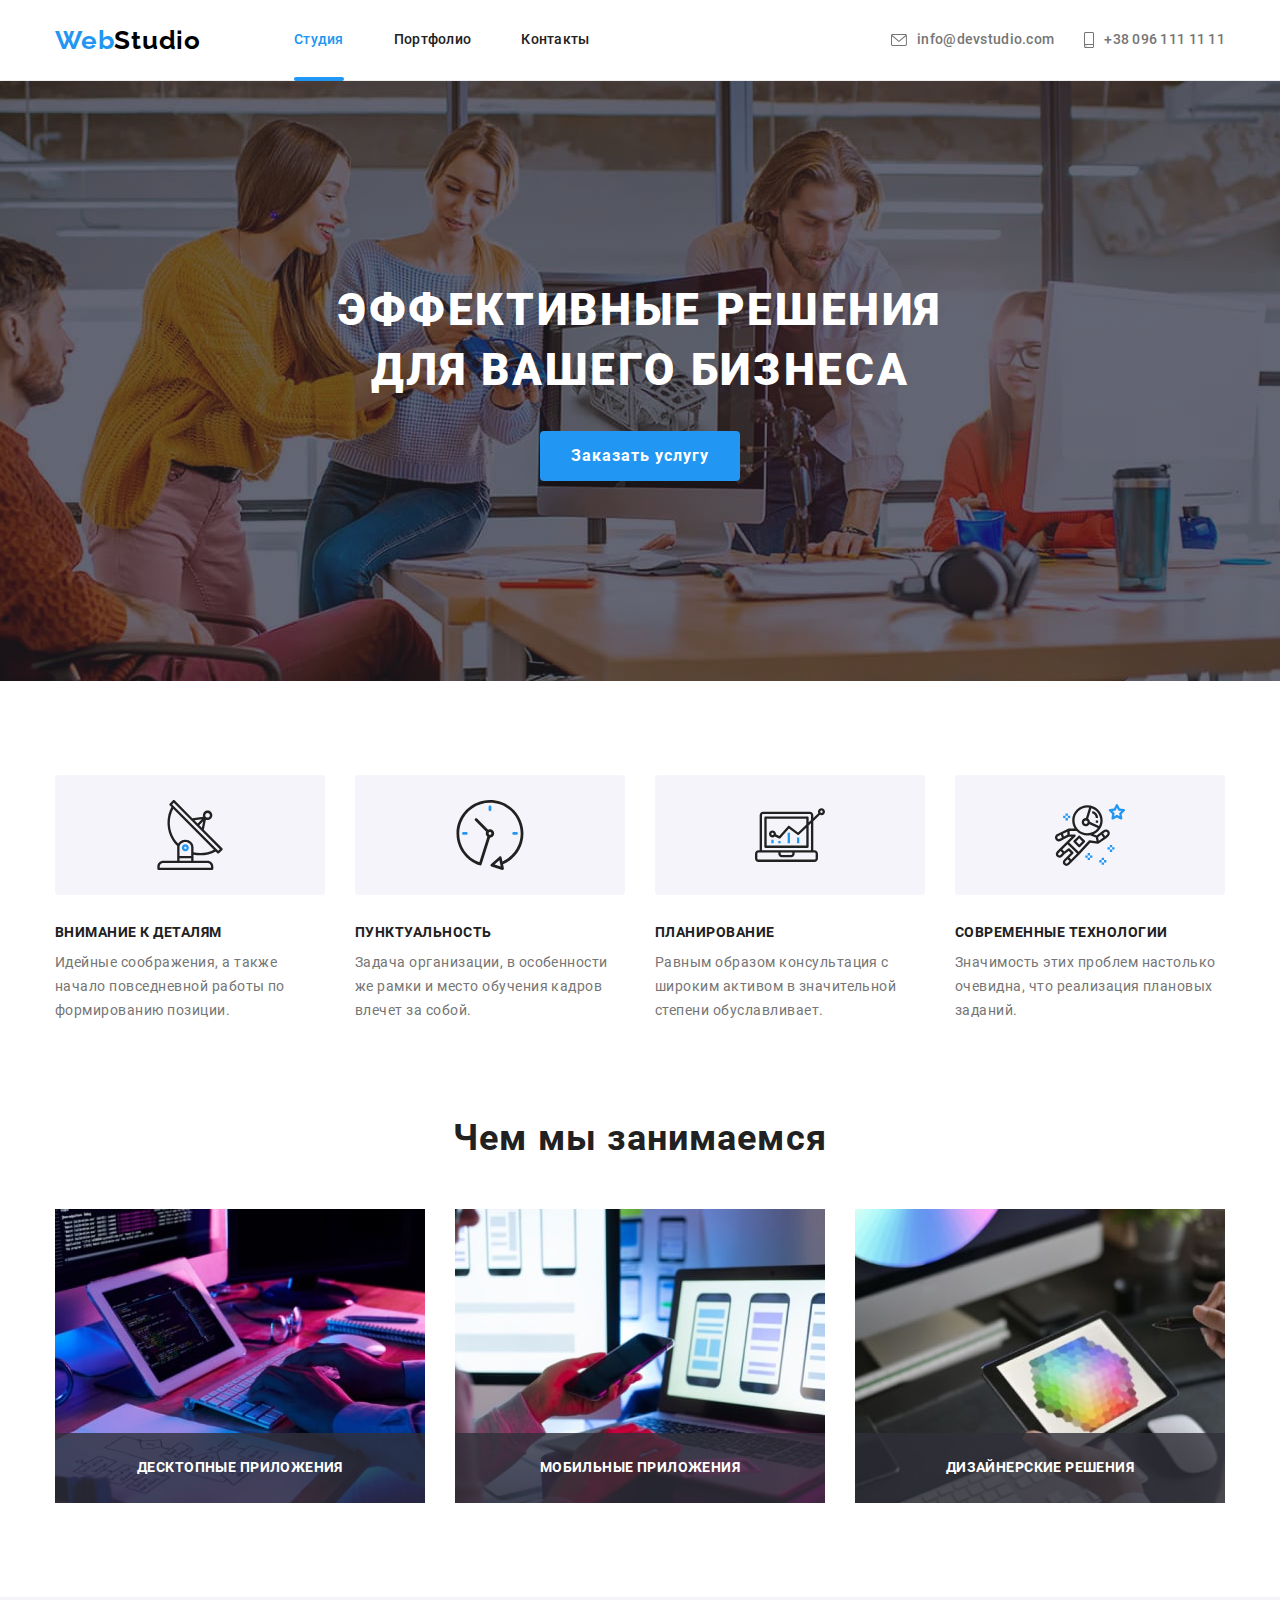
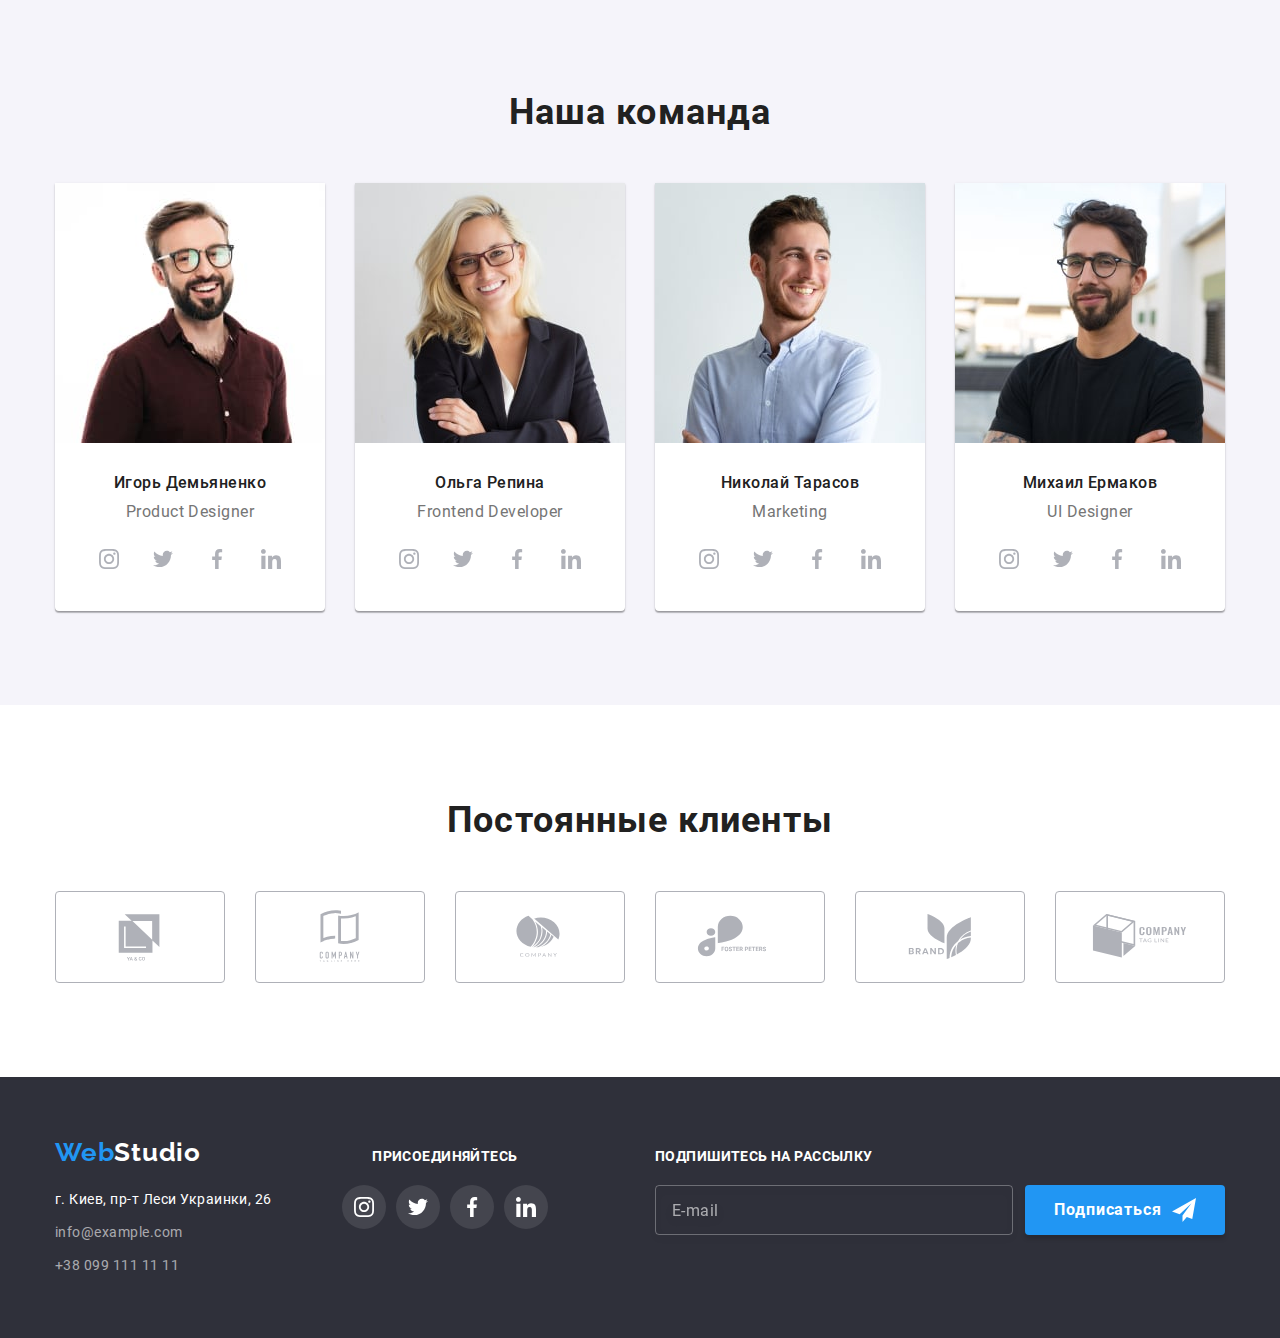
<file: index.html>
<!DOCTYPE html>
<html lang="ru">
  <head>
    <meta charset="UTF-8" />
    <meta http-equiv="X-UA-Compatible" content="IE=edge" />
    <meta name="viewport" content="width=device-width, initial-scale=1.0" />
    <title>WebStudio</title>
    <link
      rel="stylesheet"
      href="https://cdnjs.cloudflare.com/ajax/libs/modern-normalize/1.1.0/modern-normalize.min.css"
    />
    <link rel="stylesheet" href="./css/main.min.css" />
  </head>

  <body>
    <!-- header -->
    <header class="header">
      <div class="container header__container">
        <nav class="navigation">
          <a href="./index.html" lang="en" class="logo"
            ><span class="logo--color">Web</span>Studio</a
          >
          <ul class="navigation__list">
            <li class="navigation__item">
              <a href="./index.html" class="navigation__link current">Студия</a>
            </li>

            <li class="navigation__item">
              <a href="./portfolio.html" class="navigation__link">Портфолио</a>
            </li>

            <li class="navigation__item">
              <a href="#contacts" class="navigation__link">Контакты</a>
            </li>
          </ul>
        </nav>

        <ul class="contact">
          <li class="contact__item">
            <a href="mailto:info@devstudio.com" class="contact__link">
              <svg class="contact__icon" width="14" height="10">
                <use href="./images/icons.svg#icon-envelope"></use>
              </svg>
              info@devstudio.com</a
            >
          </li>

          <li class="contact__item">
            <a href="tel:+380961111111" class="contact__link">
              <svg class="contact__icon" width="10" height="14">
                <use href="./images/icons.svg#icon-smartphone"></use>
              </svg>
              +38 096 111 11 11</a
            >
          </li>
        </ul>
        <button
          type="button"
          class="button__icon--open header__button"
          data-menu-open
        >
          <svg
            width="40"
            height="40"
            aria-label="Переключатель мобильного меню"
          >
            <use href="./images/icons.svg#icon-menu_40px"></use>
          </svg>
        </button>
      </div>
      <div class="mobile-menu is-hidden">
        <div class="container">
          <div class="mobile-menu__top-box">
            <button type="button" class="header__button button__icon--close">
              <svg width="40" height="40">
                <use href="./images/icons.svg#icon-close_40px"></use>
              </svg>
            </button>
            <ul class="mobile-menu__list">
              <li class="mobile-menu__item">
                <a href="./index.html" class="current-mobile mobile-menu__link"
                  >Студия</a
                >
              </li>

              <li class="mobile-menu__item">
                <a href="./portfolio.html" class="mobile-menu__link"
                  >Портфолио</a
                >
              </li>

              <li class="mobile-menu__item">
                <a href="#contacts" class="mobile-menu__link">Контакты</a>
              </li>
            </ul>
          </div>
          <div class="mobile-menu__bottom-box">
            <ul class="mobile-contact">
              <li class="mobile-contact__item">
                <a href="tel:+380961111111" class="mobile-contact__link"
                  >+38 096 111 11 11</a
                >
              </li>

              <li class="mobile-contact__item">
                <a href="mailto:info@devstudio.com" class="mobile-contact__link"
                  >info@devstudio.com</a
                >
              </li>
            </ul>
            <ul class="mobile-soc">
              <li class="mobile-soc__item">
                <a href="" class="mobile-soc_link">Instagram</a>
              </li>
              <li class="mobile-soc__item">
                <a href="" class="mobile-soc_link">Twitter</a>
              </li>
              <li class="mobile-soc__item">
                <a href="" class="mobile-soc_link">Facebook</a>
              </li>
              <li class="mobile-soc__item">
                <a href="" class="mobile-soc_link">LinkedIn</a>
              </li>
            </ul>
          </div>
        </div>
      </div>
    </header>
    <!-- Main -->
    <main>
      <!-- Hero -->
      <section class="hero section__hero">
        <div class="container">
          <h1 class="hero__title">
            Эффективные решения <br />
            для вашего бизнеса
          </h1>
          <button type="button" class="hero__button" data-modal-open>
            Заказать услугу
          </button>
        </div>
      </section>
      <!-- Особенности компании -->
      <section class="studio section-content">
        <div class="container">
          <h2 class="studio__title visually-hidden">Особенности компании</h2>
          <ul class="studio__list">
            <li class="studio__item">
              <div class="studio__thumb">
                <svg class="studio__icon" width="70" height="70">
                  <use href="./images/icons.svg#icon-antenna"></use>
                </svg>
              </div>
              <h3 class="studio__subtitle">Внимание к деталям</h3>
              <p class="studio__text">
                Идейные соображения, а также начало повседневной работы по
                формированию позиции.
              </p>
            </li>

            <li class="studio__item">
              <div class="studio__thumb">
                <svg class="studio__icon" width="70" height="70">
                  <use href="./images/icons.svg#icon-clock"></use>
                </svg>
              </div>
              <h3 class="studio__subtitle">Пунктуальность</h3>
              <p class="studio__text">
                Задача организации, в особенности же рамки и место обучения
                кадров влечет за собой.
              </p>
            </li>

            <li class="studio__item">
              <div class="studio__thumb">
                <svg class="studio__icon" width="70" height="70">
                  <use href="./images/icons.svg#icon-diagram"></use>
                </svg>
              </div>
              <h3 class="studio__subtitle">Планирование</h3>
              <p class="studio__text">
                Равным образом консультация с широким активом в значительной
                степени обуславливает.
              </p>
            </li>

            <li class="studio__item">
              <div class="studio__thumb">
                <svg class="studio__icon" width="70" height="70">
                  <use href="./images/icons.svg#icon-astronaut"></use>
                </svg>
              </div>
              <h3 class="studio__subtitle">Современные технологии</h3>
              <p class="studio__text">
                Значимость этих проблем настолько очевидна, что реализация
                плановых заданий.
              </p>
            </li>
          </ul>
        </div>
      </section>
      <!-- Чем мы занимаемся -->
      <section class="works section-content">
        <div class="container">
          <h2 class="works__title">Чем мы занимаемся</h2>
          <ul class="works__list">
            <li class="works__item">
              <div class="works__thumb">
                <img
                  srcset="./images/layout.jpg 1x, ./images/layout@2x.jpg 2x"
                  src="./images/layout.jpg"
                  alt="верстка"
                  width="370"
                />
                <p class="works__text">Десктопные приложения</p>
              </div>
            </li>

            <li class="works__item">
              <div class="works__thumb">
                <img
                  srcset="
                    ./images/development.jpg    1x,
                    ./images/development@2x.jpg 2x
                  "
                  src="./images/development.jpg"
                  alt="разработка"
                  width="370"
                />
                <p class="works__text">Мобильные приложения</p>
              </div>
            </li>

            <li class="works__item">
              <div class="works__thumb">
                <img
                  srcset="./images/design.jpg 1x, ./images/design@2x.jpg 2x"
                  src="./images/design.jpg"
                  alt="дизайн"
                  width="370"
                />
                <p class="works__text">Дизайнерские решения</p>
              </div>
            </li>
          </ul>
        </div>
      </section>

      <!--Наша команда -->
      <section class="team section-content">
        <div class="container">
          <h2 class="team__title">Наша команда</h2>
          <ul class="team__list">
            <li class="team__item">
              <picture>
                <source
                  srcset="
                    ./images/product-designer.jpg    1x,
                    ./images/product-designer@2x.jpg 2x
                  "
                  media="(min-width: 1200px)"
                />
                <source
                  srcset="
                    ./images/product-designer-tablet.jpg    1x,
                    ./images/product-designer-tablet@2x.jpg 2x
                  "
                  media="(min-width: 768px)"
                />
                <source
                  srcset="
                    ./images/product-designer-mobile.jpg    1x,
                    ./images/product-designer-mobile@2x.jpg 2x
                  "
                  media="(min-width: 320px)"
                />
                <img
                  src="./images/product-designer-mobile.jpg"
                  alt="Игорь Демьяненко"
                  width="450"
                />
              </picture>

              <div class="team__content">
                <h3 class="team__subtitle">Игорь Демьяненко</h3>
                <p lang="en" class="team__text">Product Designer</p>
                <ul class="socials">
                  <li class="socials__item">
                    <a href="" class="socials__link socials__link--white-color">
                      <svg
                        class="socials__icon socials__icon--white-fill"
                        width="20"
                        height="20"
                      >
                        <use href="./images/icons.svg#icon-instagram"></use>
                      </svg>
                    </a>
                  </li>

                  <li class="socials__item">
                    <a href="" class="socials__link socials__link--white-color"
                      ><svg
                        class="socials__icon socials__icon--white-fill"
                        width="20"
                        height="20"
                      >
                        <use href="./images/icons.svg#icon-twitter"></use></svg
                    ></a>
                  </li>

                  <li class="socials__item">
                    <a href="" class="socials__link socials__link--white-color"
                      ><svg
                        class="socials__icon socials__icon--white-fill"
                        width="20"
                        height="20"
                      >
                        <use href="./images/icons.svg#icon-facebook"></use></svg
                    ></a>
                  </li>
                  <li class="socials__item">
                    <a href="" class="socials__link socials__link--white-color"
                      ><svg
                        class="socials__icon socials__icon--white-fill"
                        width="20"
                        height="20"
                      >
                        <use href="./images/icons.svg#icon-linkedin"></use></svg
                    ></a>
                  </li>
                </ul>
              </div>
            </li>

            <li class="team__item">
              <picture>
                <source
                  srcset="
                    ./images/frontend-developer.jpg    1x,
                    ./images/frontend-developer@2x.jpg 2x
                  "
                  media="(min-width: 1200px)"
                />
                <source
                  srcset="
                    ./images/frontend-developer-tablet.jpg    1x,
                    ./images/frontend-developer-tablet@2x.jpg 2x
                  "
                  media="(min-width: 768px)"
                />
                <source
                  srcset="
                    ./images/frontend-developer-mobile.jpg    1x,
                    ./images/frontend-developer-mobile@2x.jpg 2x
                  "
                  media="(min-width: 320px)"
                />
                <img
                  src="./images/frontend-developer-mobile.jpg"
                  alt="Ольга Репина"
                  width="450"
                />
              </picture>

              <div class="team__content">
                <h3 class="team__subtitle">Ольга Репина</h3>
                <p lang="en" class="team__text">Frontend Developer</p>
                <ul class="socials">
                  <li class="socials__item">
                    <a href="" class="socials__link socials__link--white-color">
                      <svg
                        class="socials__icon socials__icon--white-fill"
                        width="20"
                        height="20"
                      >
                        <use href="./images/icons.svg#icon-instagram"></use>
                      </svg>
                    </a>
                  </li>

                  <li class="socials__item">
                    <a href="" class="socials__link socials__link--white-color"
                      ><svg
                        class="socials__icon socials__icon--white-fill"
                        width="20"
                        height="20"
                      >
                        <use href="./images/icons.svg#icon-twitter"></use></svg
                    ></a>
                  </li>

                  <li class="socials__item">
                    <a href="" class="socials__link socials__link--white-color"
                      ><svg
                        class="socials__icon socials__icon--white-fill"
                        width="20"
                        height="20"
                      >
                        <use href="./images/icons.svg#icon-facebook"></use></svg
                    ></a>
                  </li>
                  <li class="socials__item">
                    <a href="" class="socials__link socials__link--white-color"
                      ><svg
                        class="socials__icon socials__icon--white-fill"
                        width="20"
                        height="20"
                      >
                        <use href="./images/icons.svg#icon-linkedin"></use></svg
                    ></a>
                  </li>
                </ul>
              </div>
            </li>

            <li class="team__item">
              <picture>
                <source
                  srcset="
                    ./images/marketing.jpg    1x,
                    ./images/marketing@2x.jpg 2x
                  "
                  media="(min-width: 1200px)"
                />
                <source
                  srcset="
                    ./images/marketing-tablet.jpg    1x,
                    ./images/marketing-tablet@2x.jpg 2x
                  "
                  media="(min-width: 768px)"
                />
                <source
                  srcset="
                    ./images/marketing-mobile.jpg    1x,
                    ./images/marketing-mobile@2x.jpg 2x
                  "
                  media="(min-width: 320px)"
                />
                <img
                  src="./images/marketing-mobile.jpg"
                  alt="Николай Тарасов"
                  width="450"
                />
              </picture>

              <div class="team__content">
                <h3 class="team__subtitle">Николай Тарасов</h3>
                <p lang="en" class="team__text">Marketing</p>
                <ul class="socials">
                  <li class="socials__item">
                    <a href="" class="socials__link socials__link--white-color">
                      <svg
                        class="socials__icon socials__icon--white-fill"
                        width="20"
                        height="20"
                      >
                        <use href="./images/icons.svg#icon-instagram"></use>
                      </svg>
                    </a>
                  </li>

                  <li class="socials__item">
                    <a href="" class="socials__link socials__link--white-color"
                      ><svg
                        class="socials__icon socials__icon--white-fill"
                        width="20"
                        height="20"
                      >
                        <use href="./images/icons.svg#icon-twitter"></use></svg
                    ></a>
                  </li>

                  <li class="socials__item">
                    <a href="" class="socials__link socials__link--white-color"
                      ><svg
                        class="socials__icon socials__icon--white-fill"
                        width="20"
                        height="20"
                      >
                        <use href="./images/icons.svg#icon-facebook"></use></svg
                    ></a>
                  </li>
                  <li class="socials__item">
                    <a href="" class="socials__link socials__link--white-color"
                      ><svg
                        class="socials__icon socials__icon--white-fill"
                        width="20"
                        height="20"
                      >
                        <use href="./images/icons.svg#icon-linkedin"></use></svg
                    ></a>
                  </li>
                </ul>
              </div>
            </li>

            <li class="team__item">
              <picture>
                <source
                  srcset="
                    ./images/ui-designer.jpg    1x,
                    ./images/ui-designer@2x.jpg 2x
                  "
                  media="(min-width: 1200px)"
                />
                <source
                  srcset="
                    ./images/ui-designer-tablet.jpg    1x,
                    ./images/ui-designer-tablet@2x.jpg 2x
                  "
                  media="(min-width: 768px)"
                />
                <source
                  srcset="
                    ./images/ui-designer-mobile.jpg    1x,
                    ./images/ui-designer-mobile@2x.jpg 2x
                  "
                  media="(min-width: 320px)"
                />
                <img
                  src="./images/ui-designer-mobile.jpg"
                  alt="Михаил Ермаков"
                  width="450"
                />
              </picture>

              <div class="team__content">
                <h3 class="team__subtitle">Михаил Ермаков</h3>
                <p lang="en" class="team__text">UI Designer</p>
                <ul class="socials">
                  <li class="socials__item">
                    <a href="" class="socials__link socials__link--white-color">
                      <svg
                        class="socials__icon socials__icon--white-fill"
                        width="20"
                        height="20"
                      >
                        <use href="./images/icons.svg#icon-instagram"></use>
                      </svg>
                    </a>
                  </li>

                  <li class="socials__item">
                    <a href="" class="socials__link socials__link--white-color"
                      ><svg
                        class="socials__icon socials__icon--white-fill"
                        width="20"
                        height="20"
                      >
                        <use href="./images/icons.svg#icon-twitter"></use></svg
                    ></a>
                  </li>

                  <li class="socials__item">
                    <a href="" class="socials__link socials__link--white-color"
                      ><svg
                        class="socials__icon socials__icon--white-fill"
                        width="20"
                        height="20"
                      >
                        <use href="./images/icons.svg#icon-facebook"></use></svg
                    ></a>
                  </li>
                  <li class="socials__item">
                    <a href="" class="socials__link socials__link--white-color"
                      ><svg
                        class="socials__icon socials__icon--white-fill"
                        width="20"
                        height="20"
                      >
                        <use href="./images/icons.svg#icon-linkedin"></use></svg
                    ></a>
                  </li>
                </ul>
              </div>
            </li>
          </ul>
        </div>
      </section>
      <!-- Постоянные клиенты -->
      <section class="clients section-content">
        <div class="container">
          <h2 class="clients__title">Постоянные клиенты</h2>
          <ul class="clients__list">
            <li class="clients__item">
              <a href="" class="clients__link">
                <svg class="clients__icon" width="106" height="60">
                  <use href="./images/icons.svg#icon-Logo-1"></use>
                </svg>
              </a>
            </li>
            <li class="clients__item">
              <a href="" class="clients__link">
                <svg class="clients__icon" width="106" height="60">
                  <use href="./images/icons.svg#icon-Logo-2"></use>
                </svg>
              </a>
            </li>
            <li class="clients__item">
              <a href="" class="clients__link">
                <svg class="clients__icon" width="106" height="60">
                  <use href="./images/icons.svg#icon-Logo-3"></use>
                </svg>
              </a>
            </li>
            <li class="clients__item">
              <a href="" class="clients__link">
                <svg class="clients__icon" width="106" height="60">
                  <use href="./images/icons.svg#icon-Logo-4"></use>
                </svg>
              </a>
            </li>
            <li class="clients__item">
              <a href="" class="clients__link">
                <svg class="clients__icon" width="106" height="60">
                  <use href="./images/icons.svg#icon-Logo-5"></use>
                </svg>
              </a>
            </li>
            <li class="clients__item">
              <a href="" class="clients__link">
                <svg class="clients__icon" width="106" height="60">
                  <use href="./images/icons.svg#icon-Logo-6"></use>
                </svg>
              </a>
            </li>
          </ul>
        </div>
      </section>
    </main>
    <!-- Footer -->
    <footer class="footer">
      <div class="container footer__container">
        <div class="address">
          <a href="./index.html" lang="en" class="logo logo--footer-color"
            ><span class="logo--color">Web</span>Studio</a
          >
          <address id="contacts">
            <ul class="address__list">
              <li class="address__item">
                <a
                  href="https://goo.gl/maps/QxVq4pbnoFbVWRpJ9"
                  target="_blank"
                  rel="noopener nofollow noreferrer"
                  class="address__link address--white"
                  >г. Киев, пр-т Леси Украинки, 26</a
                >
              </li>

              <li class="address__item">
                <a
                  href="mailto:info@example.com"
                  class="address__link address--color"
                  >info@example.com</a
                >
              </li>

              <li class="address__item">
                <a href="tel:+380991111111" class="address__link address--color"
                  >+38 099 111 11 11</a
                >
              </li>
            </ul>
          </address>
        </div>
        <!-- join -->
        <div class="join footer__join">
          <p class="join__title">Присоединяйтесь</p>
          <ul class="socials">
            <li class="socials__item">
              <a href="" class="socials__link socials__link--rgba-color">
                <svg
                  class="socials__icon socials__icon--white-color"
                  width="20"
                  height="20"
                >
                  <use href="./images/icons.svg#icon-instagram"></use>
                </svg>
              </a>
            </li>

            <li class="socials__item">
              <a href="" class="socials__link socials__link--rgba-color"
                ><svg
                  class="socials__icon socials__icon--white-color"
                  width="20"
                  height="20"
                >
                  <use href="./images/icons.svg#icon-twitter"></use></svg
              ></a>
            </li>

            <li class="socials__item">
              <a href="" class="socials__link socials__link--rgba-color"
                ><svg
                  class="socials__icon socials__icon--white-color"
                  width="20"
                  height="20"
                >
                  <use href="./images/icons.svg#icon-facebook"></use></svg
              ></a>
            </li>
            <li class="socials__item">
              <a href="" class="socials__link socials__link--rgba-color"
                ><svg
                  class="socials__icon socials__icon--white-color"
                  width="20"
                  height="20"
                >
                  <use href="./images/icons.svg#icon-linkedin"></use></svg
              ></a>
            </li>
          </ul>
        </div>
        <!-- subscribe -->
        <div class="subscribe footer__subscribe">
          <p class="subscribe__title">Подпишитесь на рассылку</p>
          <form class="form">
            <div class="form__field">
              <input
                type="email"
                name="subscribe-email"
                id="subscribe-email"
                placeholder="E-mail"
                class="form__input"
                required
              />
              <label
                for="subscribe-email"
                class="form__label visually-hidden"
              ></label>
            </div>

            <button type="submit" class="form__button">
              Подписаться
              <svg class="form__icon" width="24" height="24">
                <use href="./images/icons.svg#icon-send-white"></use>
              </svg>
            </button>
          </form>
        </div>
      </div>
    </footer>
    <!-- modal -->
    <div class="backdrop is-hidden" data-modal>
      <div class="modal">
        <button type="button" class="button__close" data-modal-close>
          <svg class="button__icon" width="18" height="18">
            <use href="./images/icons.svg#icon-close-black"></use>
          </svg>
        </button>

        <form class="modal__form">
          <p class="modal__title">Оставьте свои данные, мы вам перезвоним</p>
          <div class="modal__field">
            <label for="user-name" class="modal__lable">Имя</label>
            <div class="modal__wrap">
              <input
                type="text"
                name="user-name"
                id="user-name"
                class="modal__input"
                required
                minlength="2"
              />
              <svg class="modal__icon" width="18" height="18">
                <use href="./images/icons.svg#icon-person-black"></use>
              </svg>
            </div>
          </div>

          <div class="modal__field">
            <label for="user-tel" class="modal__lable">Телефон</label>
            <div class="modal__wrap">
              <input
                type="tel"
                name="user-tel"
                id="user-tel"
                class="modal__input"
                required
              />
              <svg class="modal__icon" width="18" height="18">
                <use href="./images/icons.svg#icon-phone-black"></use>
              </svg>
            </div>
          </div>

          <div class="modal__field">
            <label for="user-email" class="modal__lable">Почта</label>
            <div class="modal__wrap">
              <input
                type="email"
                name="user-email"
                id="user-email"
                class="modal__input"
                required
              />
              <svg class="modal__icon" width="18" height="18">
                <use href="./images/icons.svg#icon-email-black"></use>
              </svg>
            </div>
          </div>

          <div class="modal__comment">
            <label for="user-text" class="modal__lable">Комментарий</label>

            <textarea
              name="user-text"
              id="user-text"
              placeholder="Введите текст"
              class="modal__text"
            ></textarea>
          </div>
          <div class="modal__check">
            <input
              type="checkbox"
              name="privacy"
              id="privacy"
              class="check__input visually-hidden"
            />
            <label for="privacy" class="check__text">
              <span
                ><svg class="check__icon" width="11" height="8">
                  <use
                    href="./images/icons.svg#icon-vector-white"
                  ></use></svg></span
              >Соглашаюсь с рассылкой и принимаю
              <a href="" class="modal__link">Условия договора</a></label
            >
          </div>

          <button type="submit" class="modal__button">Отправить</button>
        </form>
      </div>
    </div>

    <script src="./js/modal.js"></script>
    <script src="./js/mobile-menu.js"></script>
  </body>
</html>
</file>
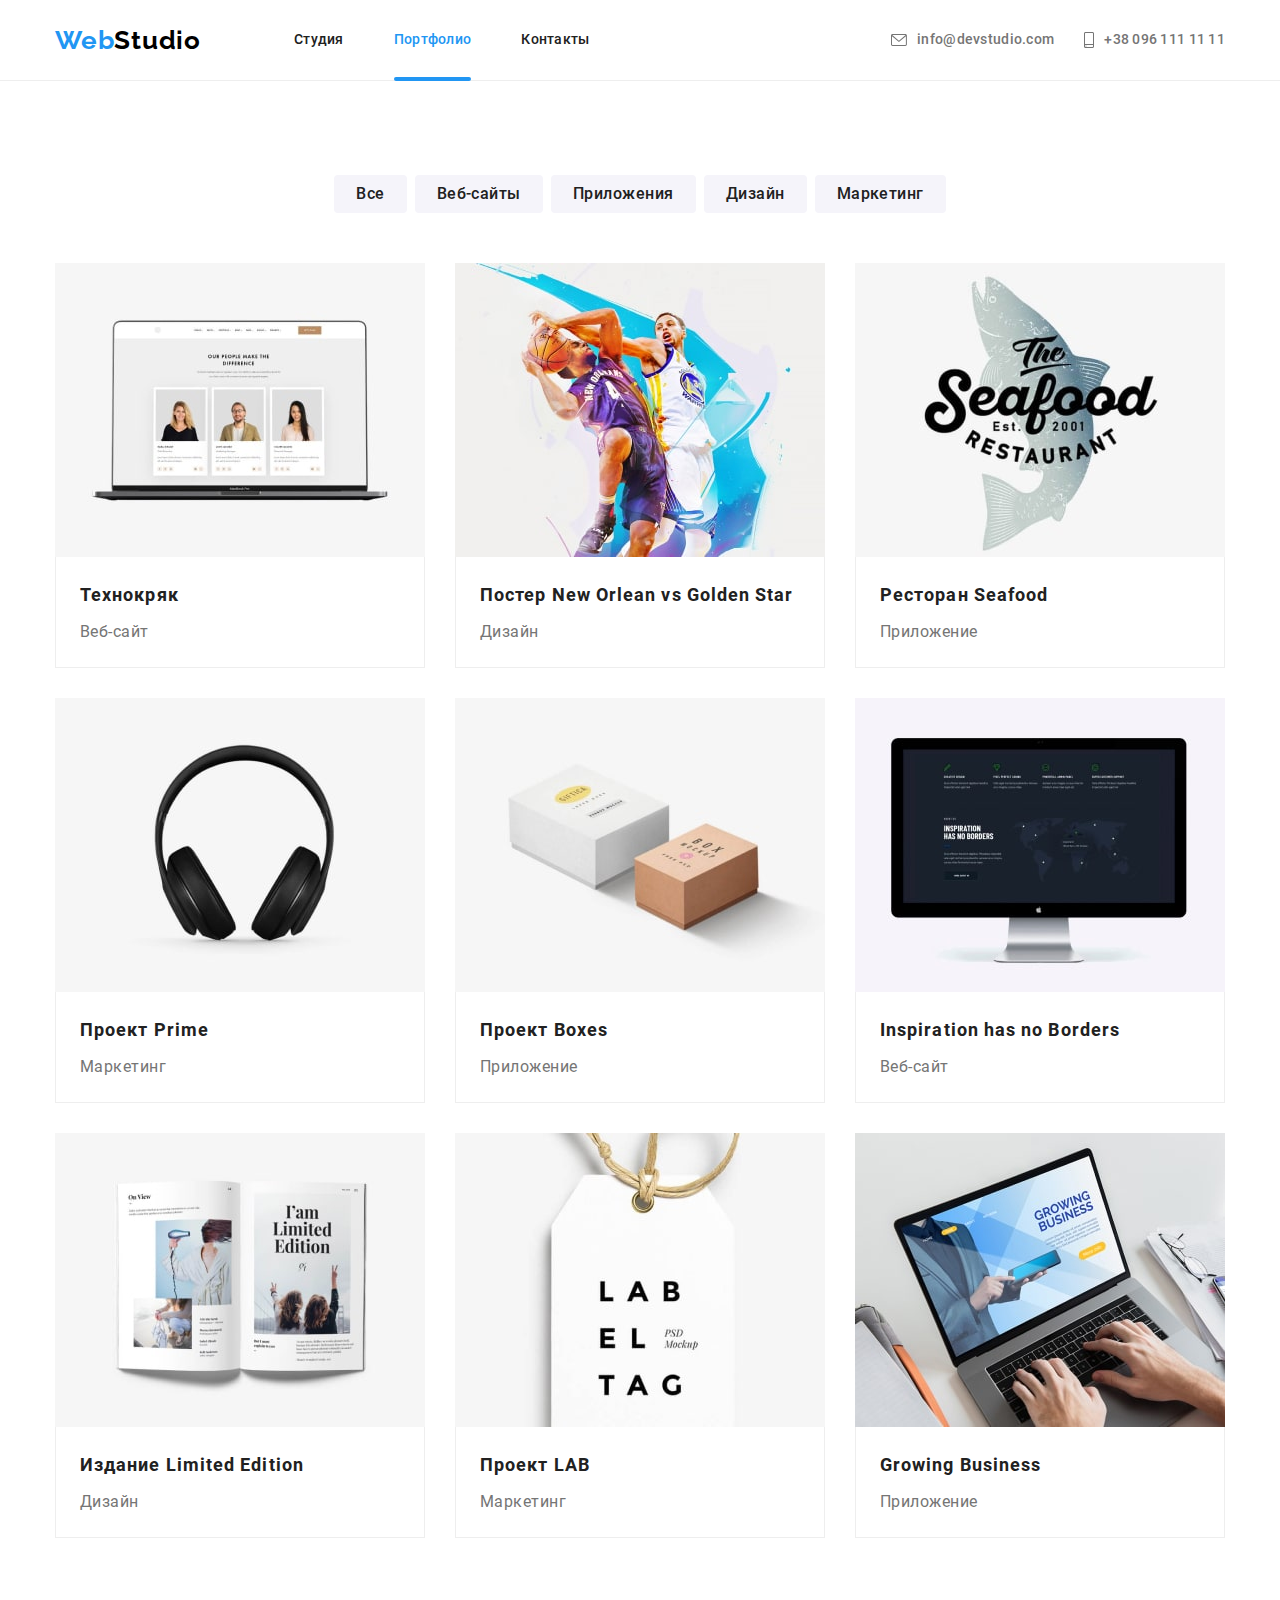
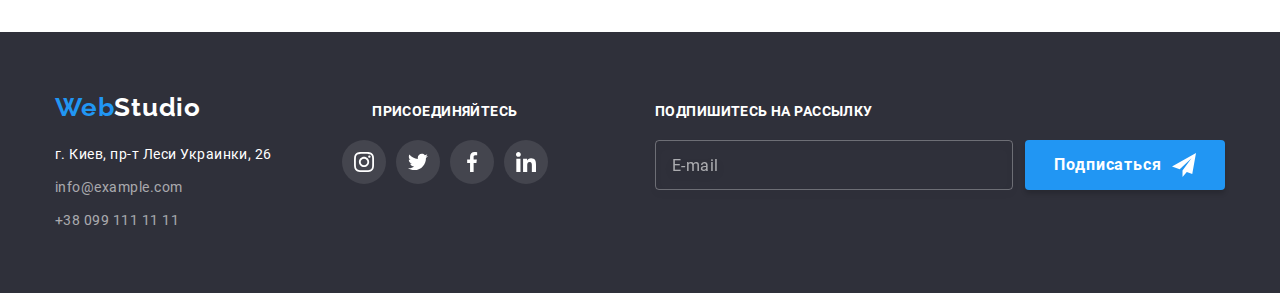
<file: portfolio.html>
<!DOCTYPE html>
<html lang="ru">
  <head>
    <meta charset="UTF-8" />
    <meta http-equiv="X-UA-Compatible" content="IE=edge" />
    <meta name="viewport" content="width=device-width, initial-scale=1.0" />
    <title>WebStudio</title>
    <link
      rel="stylesheet"
      href="https://cdnjs.cloudflare.com/ajax/libs/modern-normalize/1.1.0/modern-normalize.min.css"
    />
    <link rel="stylesheet" href="./css/main.min.css" />
  </head>

  <body>
    <!-- header -->
    <header class="header">
      <div class="container header__container">
        <nav class="navigation">
          <a href="./index.html" lang="en" class="logo"
            ><span class="logo--color">Web</span>Studio</a
          >
          <ul class="navigation__list">
            <li class="navigation__item">
              <a href="./index.html" class="navigation__link">Студия</a>
            </li>

            <li class="navigation__item">
              <a href="./portfolio.html" class="navigation__link current"
                >Портфолио</a
              >
            </li>

            <li class="navigation__item">
              <a href="#contacts" class="navigation__link">Контакты</a>
            </li>
          </ul>
        </nav>

        <ul class="contact">
          <li class="contact__item">
            <a href="mailto:info@devstudio.com" class="contact__link">
              <svg class="contact__icon" width="14" height="10">
                <use href="./images/icons.svg#icon-envelope"></use>
              </svg>
              info@devstudio.com</a
            >
          </li>

          <li class="contact__item">
            <a href="tel:+380961111111" class="contact__link">
              <svg class="contact__icon" width="10" height="14">
                <use href="./images/icons.svg#icon-smartphone"></use>
              </svg>
              +38 096 111 11 11</a
            >
          </li>
        </ul>
        <button
          type="button"
          class="button__icon--open header__button"
          data-menu-open
        >
          <svg
            width="40"
            height="40"
            aria-label="Переключатель мобильного меню"
          >
            <use href="./images/icons.svg#icon-menu_40px"></use>
          </svg>
        </button>
      </div>
      <div class="mobile-menu is-hidden">
        <div class="container">
          <div class="mobile-menu__top-box">
            <button type="button" class="header__button button__icon--close">
              <svg width="40" height="40">
                <use href="./images/icons.svg#icon-close_40px"></use>
              </svg>
            </button>
            <ul class="mobile-menu__list">
              <li class="mobile-menu__item">
                <a href="./index.html" class="mobile-menu__link">Студия</a>
              </li>

              <li class="mobile-menu__item">
                <a
                  href="./portfolio.html"
                  class="current-mobile mobile-menu__link"
                  >Портфолио</a
                >
              </li>

              <li class="mobile-menu__item">
                <a href="#contacts" class="mobile-menu__link">Контакты</a>
              </li>
            </ul>
          </div>
          <div class="mobile-menu__bottom-box">
            <ul class="mobile-contact">
              <li class="mobile-contact__item">
                <a href="tel:+380961111111" class="mobile-contact__link"
                  >+38 096 111 11 11</a
                >
              </li>

              <li class="mobile-contact__item">
                <a href="mailto:info@devstudio.com" class="mobile-contact__link"
                  >info@devstudio.com</a
                >
              </li>
            </ul>
            <ul class="mobile-soc">
              <li class="mobile-soc__item">
                <a href="" class="mobile-soc_link">Instagram</a>
              </li>
              <li class="mobile-soc__item">
                <a href="" class="mobile-soc_link">Twitter</a>
              </li>
              <li class="mobile-soc__item">
                <a href="" class="mobile-soc_link">Facebook</a>
              </li>
              <li class="mobile-soc__item">
                <a href="" class="mobile-soc_link">LinkedIn</a>
              </li>
            </ul>
          </div>
        </div>
      </div>
    </header>
    <!-- main -->
    <main>
      <section class="portfolio section-content">
        <div class="container">
          <h1 class="portfolio__title visually-hidden">Портфолио</h1>
          <ul class="filter portfolio__list">
            <li class="filter__item">
              <button type="button" class="filter__button">Все</button>
            </li>

            <li class="filter__item">
              <button type="button" class="filter__button">Веб-сайты</button>
            </li>

            <li class="filter__item">
              <button type="button" class="filter__button">Приложения</button>
            </li>

            <li class="filter__item">
              <button type="button" class="filter__button">Дизайн</button>
            </li>

            <li class="filter__item">
              <button type="button" class="filter__button">Маркетинг</button>
            </li>
          </ul>

          <ul class="card">
            <li class="card__item">
              <a href="" class="card__link">
                <div class="card__thumb">
                  <picture>
                    <source
                      srcset="
                        ./images/portfolio-img-1.jpg    1x,
                        ./images/portfolio-img@2x-1.jpg 2x
                      "
                      media="(min-width: 1200px)"
                    />
                    <source
                      srcset="
                        ./images/portfolio-img-tablet-1.jpg    1x,
                        ./images/portfolio-img-tablet@2x-1.jpg 2x
                      "
                      media="(min-width: 768px)"
                    />
                    <source
                      srcset="
                        ./images/portfolio-img-mobile-1.jpg    1x,
                        ./images/portfolio-img-mobile@2x-1.jpg 2x
                      "
                      media="(min-width: 320px)"
                    />
                    <img
                      src="./images/portfolio-img-mobile-1.jpg"
                      alt="ноутбук"
                      width="450"
                      class="card__img"
                    />
                  </picture>

                  <p class="card__top-text">
                    Ресурс предлагает комплексные предложения с разным уровнем
                    функционала и сервисов. Все это позволит посетителю получить
                    исчерпывающие сведения о компании или частном лице.
                  </p>
                </div>

                <div class="card__content">
                  <h2 class="card__title">Технокряк</h2>
                  <p class="card__text">Веб-сайт</p>
                </div>
              </a>
            </li>

            <li class="card__item">
              <a href="" class="card__link">
                <div class="card__thumb">
                  <picture>
                    <source
                      srcset="
                        ./images/portfolio-img-2.jpg    1x,
                        ./images/portfolio-img@2x-2.jpg 2x
                      "
                      media="(min-width: 1200px)"
                    />
                    <source
                      srcset="
                        ./images/portfolio-img-tablet-2.jpg    1x,
                        ./images/portfolio-img-tablet@2x-2.jpg 2x
                      "
                      media="(min-width: 768px)"
                    />
                    <source
                      srcset="
                        ./images/portfolio-img-mobile-2.jpg    1x,
                        ./images/portfolio-img-mobile@2x-2.jpg 2x
                      "
                      media="(min-width: 320px)"
                    />
                    <img
                      src="./images/portfolio-img-mobile-2.jpg"
                      alt="два баскетболиста"
                      width="450"
                      class="card__img"
                    />
                  </picture>

                  <p class="card__top-text">
                    Ресурс предлагает комплексные предложения с разным уровнем
                    функционала и сервисов. Все это позволит посетителю получить
                    исчерпывающие сведения о компании или частном лице.
                  </p>
                </div>
                <div class="card__content">
                  <h2 class="card__title">Постер New Orlean vs Golden Star</h2>
                  <p class="card__text">Дизайн</p>
                </div>
              </a>
            </li>

            <li class="card__item">
              <a href="" class="card__link">
                <div class="card__thumb">
                  <picture>
                    <source
                      srcset="
                        ./images/portfolio-img-3.jpg    1x,
                        ./images/portfolio-img@2x-3.jpg 2x
                      "
                      media="(min-width: 1200px)"
                    />
                    <source
                      srcset="
                        ./images/portfolio-img-tablet-3.jpg    1x,
                        ./images/portfolio-img-tablet@2x-3.jpg 2x
                      "
                      media="(min-width: 768px)"
                    />
                    <source
                      srcset="
                        ./images/portfolio-img-mobile-3.jpg    1x,
                        ./images/portfolio-img-mobile@2x-3.jpg 2x
                      "
                      media="(min-width: 320px)"
                    />
                    <img
                      src="./images/portfolio-img-mobile-3.jpg"
                      alt="логотип ресторана"
                      width="450"
                      class="card__img"
                    />
                  </picture>

                  <p class="card__top-text">
                    Ресурс предлагает комплексные предложения с разным уровнем
                    функционала и сервисов. Все это позволит посетителю получить
                    исчерпывающие сведения о компании или частном лице.
                  </p>
                </div>
                <div class="card__content">
                  <h2 class="card__title">Ресторан Seafood</h2>
                  <p class="card__text">Приложение</p>
                </div>
              </a>
            </li>

            <li class="card__item">
              <a href="" class="card__link">
                <div class="card__thumb">
                  <picture>
                    <source
                      srcset="
                        ./images/portfolio-img-4.jpg    1x,
                        ./images/portfolio-img@2x-4.jpg 2x
                      "
                      media="(min-width: 1200px)"
                    />
                    <source
                      srcset="
                        ./images/portfolio-img-tablet-4.jpg    1x,
                        ./images/portfolio-img-tablet@2x-4.jpg 2x
                      "
                      media="(min-width: 768px)"
                    />
                    <source
                      srcset="
                        ./images/portfolio-img-mobile-4.jpg    1x,
                        ./images/portfolio-img-mobile@2x-4.jpg 2x
                      "
                      media="(min-width: 320px)"
                    />
                    <img
                      src="./images/portfolio-img-mobile-4.jpg "
                      alt="наушники"
                      width="450"
                      class="card__img"
                    />
                  </picture>

                  <p class="card__top-text">
                    Ресурс предлагает комплексные предложения с разным уровнем
                    функционала и сервисов. Все это позволит посетителю получить
                    исчерпывающие сведения о компании или частном лице.
                  </p>
                </div>
                <div class="card__content">
                  <h2 class="card__title">Проект Prime</h2>
                  <p class="card__text">Маркетинг</p>
                </div>
              </a>
            </li>

            <li class="card__item">
              <a href="" class="card__link">
                <div class="card__thumb">
                  <picture>
                    <source
                      srcset="
                        ./images/portfolio-img-5.jpg    1x,
                        ./images/portfolio-img@2x-5.jpg 2x
                      "
                      media="(min-width: 1200px)"
                    />
                    <source
                      srcset="
                        ./images/portfolio-img-tablet-5.jpg    1x,
                        ./images/portfolio-img-tablet@2x-5.jpg 2x
                      "
                      media="(min-width: 768px)"
                    />
                    <source
                      srcset="
                        ./images/portfolio-img-mobile-5.jpg    1x,
                        ./images/portfolio-img-mobile@2x-5.jpg 2x
                      "
                      media="(min-width: 320px)"
                    />
                    <img
                      src="./images/portfolio-img-mobile-5.jpg"
                      alt="две коробки"
                      width="450"
                      class="card__img"
                    />
                  </picture>

                  <p class="card__top-text">
                    Ресурс предлагает комплексные предложения с разным уровнем
                    функционала и сервисов. Все это позволит посетителю получить
                    исчерпывающие сведения о компании или частном лице.
                  </p>
                </div>
                <div class="card__content">
                  <h2 class="card__title">Проект Boxes</h2>
                  <p class="card__text">Приложение</p>
                </div>
              </a>
            </li>

            <li class="card__item">
              <a href="" class="card__link">
                <div class="card__thumb">
                  <picture>
                    <source
                      srcset="
                        ./images/portfolio-img-6.jpg    1x,
                        ./images/portfolio-img@2x-6.jpg 2x
                      "
                      media="(min-width: 1200px)"
                    />
                    <source
                      srcset="
                        ./images/portfolio-img-tablet-6.jpg    1x,
                        ./images/portfolio-img-tablet@2x-6.jpg 2x
                      "
                      media="(min-width: 768px)"
                    />
                    <source
                      srcset="
                        ./images/portfolio-img-mobile-6.jpg    1x,
                        ./images/portfolio-img-mobile@2x-6.jpg 2x
                      "
                      media="(min-width: 320px)"
                    />
                    <img
                      src="./images/portfolio-img-mobile-6.jpg"
                      alt="монитор"
                      width="450"
                      class="card__img"
                    />
                  </picture>

                  <p class="card__top-text">
                    Ресурс предлагает комплексные предложения с разным уровнем
                    функционала и сервисов. Все это позволит посетителю получить
                    исчерпывающие сведения о компании или частном лице.
                  </p>
                </div>
                <div class="card__content">
                  <h2 class="card__title">Inspiration has no Borders</h2>
                  <p class="card__text">Веб-сайт</p>
                </div>
              </a>
            </li>

            <li class="card__item">
              <a href="" class="card__link">
                <div class="card__thumb">
                  <picture>
                    <source
                      srcset="
                        ./images/portfolio-img-7.jpg    1x,
                        ./images/portfolio-img@2x-7.jpg 2x
                      "
                      media="(min-width: 1200px)"
                    />
                    <source
                      srcset="
                        ./images/portfolio-img-tablet-7.jpg    1x,
                        ./images/portfolio-img-tablet@2x-7.jpg 2x
                      "
                      media="(min-width: 768px)"
                    />
                    <source
                      srcset="
                        ./images/portfolio-img-mobile-7.jpg    1x,
                        ./images/portfolio-img-mobile@2x-7.jpg 2x
                      "
                      media="(min-width: 320px)"
                    />
                    <img
                      src="./images/portfolio-img-mobile-7.jpg"
                      alt="открытая книга"
                      width="450"
                      class="card__img"
                    />
                  </picture>

                  <p class="card__top-text">
                    Ресурс предлагает комплексные предложения с разным уровнем
                    функционала и сервисов. Все это позволит посетителю получить
                    исчерпывающие сведения о компании или частном лице.
                  </p>
                </div>
                <div class="card__content">
                  <h2 class="card__title">Издание Limited Edition</h2>
                  <p class="card__text">Дизайн</p>
                </div>
              </a>
            </li>

            <li class="card__item">
              <a href="" class="card__link">
                <div class="card__thumb">
                  <picture>
                    <source
                      srcset="
                        ./images/portfolio-img-8.jpg    1x,
                        ./images/portfolio-img@2x-8.jpg 2x
                      "
                      media="(min-width: 1200px)"
                    />
                    <source
                      srcset="
                        ./images/portfolio-img-tablet-8.jpg    1x,
                        ./images/portfolio-img-tablet@2x-8.jpg 2x
                      "
                      media="(min-width: 768px)"
                    />
                    <source
                      srcset="
                        ./images/portfolio-img-mobile-8.jpg    1x,
                        ./images/portfolio-img-mobile@2x-8.jpg 2x
                      "
                      media="(min-width: 320px)"
                    />
                    <img
                      src="./images/portfolio-img-mobile-8.jpg"
                      alt="бирка"
                      width="450"
                      class="card__img"
                    />
                  </picture>

                  <p class="card__top-text">
                    Ресурс предлагает комплексные предложения с разным уровнем
                    функционала и сервисов. Все это позволит посетителю получить
                    исчерпывающие сведения о компании или частном лице.
                  </p>
                </div>
                <div class="card__content">
                  <h2 class="card__title">Проект LAB</h2>
                  <p class="card__text">Маркетинг</p>
                </div>
              </a>
            </li>

            <li class="card__item">
              <a href="" class="card__link">
                <div class="card__thumb">
                  <picture>
                    <source
                      srcset="
                        ./images/portfolio-img-9.jpg    1x,
                        ./images/portfolio-img@2x-9.jpg 2x
                      "
                      media="(min-width: 1200px)"
                    />
                    <source
                      srcset="
                        ./images/portfolio-img-tablet-9.jpg    1x,
                        ./images/portfolio-img-tablet@2x-9.jpg 2x
                      "
                      media="(min-width: 768px)"
                    />
                    <source
                      srcset="
                        ./images/portfolio-img-mobile-9.jpg    1x,
                        ./images/portfolio-img-mobile@2x-9.jpg 2x
                      "
                      media="(min-width: 320px)"
                    />
                    <img
                      src="./images/portfolio-img-mobile-9.jpg"
                      alt="человек работающий за ноутбуком"
                      width="450"
                      class="card__img"
                    />
                  </picture>

                  <p class="card__top-text">
                    Ресурс предлагает комплексные предложения с разным уровнем
                    функционала и сервисов. Все это позволит посетителю получить
                    исчерпывающие сведения о компании или частном лице.
                  </p>
                </div>
                <div class="card__content">
                  <h2 class="card__title">Growing Business</h2>
                  <p class="card__text">Приложение</p>
                </div>
              </a>
            </li>
          </ul>
        </div>
      </section>
    </main>
    <!-- Footer -->
    <footer class="footer">
      <div class="container footer__container">
        <div class="address">
          <a href="./index.html" lang="en" class="logo logo--footer-color"
            ><span class="logo--color">Web</span>Studio</a
          >
          <address id="contacts">
            <ul class="address__list">
              <li class="address__item">
                <a
                  href="https://goo.gl/maps/QxVq4pbnoFbVWRpJ9"
                  target="_blank"
                  rel="noopener nofollow noreferrer"
                  class="address__link address--white"
                  >г. Киев, пр-т Леси Украинки, 26</a
                >
              </li>

              <li class="address__item">
                <a
                  href="mailto:info@example.com"
                  class="address__link address--color"
                  >info@example.com</a
                >
              </li>

              <li class="address__item">
                <a href="tel:+380991111111" class="address__link address--color"
                  >+38 099 111 11 11</a
                >
              </li>
            </ul>
          </address>
        </div>
        <!-- join -->
        <div class="join footer__join">
          <p class="join__title">Присоединяйтесь</p>
          <ul class="socials">
            <li class="socials__item">
              <a href="" class="socials__link socials__link--rgba-color">
                <svg
                  class="socials__icon socials__icon--white-color"
                  width="20"
                  height="20"
                >
                  <use href="./images/icons.svg#icon-instagram"></use>
                </svg>
              </a>
            </li>

            <li class="socials__item">
              <a href="" class="socials__link socials__link--rgba-color"
                ><svg
                  class="socials__icon socials__icon--white-color"
                  width="20"
                  height="20"
                >
                  <use href="./images/icons.svg#icon-twitter"></use></svg
              ></a>
            </li>

            <li class="socials__item">
              <a href="" class="socials__link socials__link--rgba-color"
                ><svg
                  class="socials__icon socials__icon--white-color"
                  width="20"
                  height="20"
                >
                  <use href="./images/icons.svg#icon-facebook"></use></svg
              ></a>
            </li>
            <li class="socials__item">
              <a href="" class="socials__link socials__link--rgba-color"
                ><svg
                  class="socials__icon socials__icon--white-color"
                  width="20"
                  height="20"
                >
                  <use href="./images/icons.svg#icon-linkedin"></use></svg
              ></a>
            </li>
          </ul>
        </div>
        <!-- subscribe -->
        <div class="subscribe footer__subscribe">
          <p class="subscribe__title">Подпишитесь на рассылку</p>
          <form class="form">
            <div class="form__field">
              <input
                type="email"
                name="subscribe-email"
                id="subscribe-email"
                placeholder="E-mail"
                class="form__input"
                required
              />
              <label
                for="subscribe-email"
                class="form__label visually-hidden"
              ></label>
            </div>

            <button type="submit" class="form__button">
              Подписаться
              <svg class="form__icon" width="24" height="24">
                <use href="./images/icons.svg#icon-send-white"></use>
              </svg>
            </button>
          </form>
        </div>
      </div>
    </footer>
    <script src="./js/mobile-menu.js"></script>
  </body>
</html>
</file>
<file: css/main.min.css>
@font-face{font-family:"Raleway";font-style:normal;font-weight:700;src:url("../fonts/raleway-v27-latin-700.eot");src:local(""),url("../fonts/raleway-v27-latin-700.eot?#iefix") format("embedded-opentype"),url("../fonts/raleway-v27-latin-700.woff2") format("woff2"),url("../fonts/raleway-v27-latin-700.woff") format("woff"),url("../fonts/raleway-v27-latin-700.ttf") format("truetype"),url("../fonts/raleway-v27-latin-700.svg#Raleway") format("svg")}@font-face{font-family:"Roboto";font-style:normal;font-weight:400;src:url("../fonts/roboto-v30-latin_cyrillic-regular.eot");src:local(""),url("../fonts/roboto-v30-latin_cyrillic-regular.eot?#iefix") format("embedded-opentype"),url("../fonts/roboto-v30-latin_cyrillic-regular.woff2") format("woff2"),url("../fonts/roboto-v30-latin_cyrillic-regular.woff") format("woff"),url("../fonts/roboto-v30-latin_cyrillic-regular.ttf") format("truetype"),url("../fonts/roboto-v30-latin_cyrillic-regular.svg#Roboto") format("svg")}@font-face{font-family:"Roboto";font-style:normal;font-weight:500;src:url("../fonts/roboto-v30-latin_cyrillic-500.eot");src:local(""),url("../fonts/roboto-v30-latin_cyrillic-500.eot?#iefix") format("embedded-opentype"),url("../fonts/roboto-v30-latin_cyrillic-500.woff2") format("woff2"),url("../fonts/roboto-v30-latin_cyrillic-500.woff") format("woff"),url("../fonts/roboto-v30-latin_cyrillic-500.ttf") format("truetype"),url("../fonts/roboto-v30-latin_cyrillic-500.svg#Roboto") format("svg")}@font-face{font-family:"Roboto";font-style:normal;font-weight:700;src:url("../fonts/roboto-v30-latin_cyrillic-700.eot");src:local(""),url("../fonts/roboto-v30-latin_cyrillic-700.eot?#iefix") format("embedded-opentype"),url("../fonts/roboto-v30-latin_cyrillic-700.woff2") format("woff2"),url("../fonts/roboto-v30-latin_cyrillic-700.woff") format("woff"),url("../fonts/roboto-v30-latin_cyrillic-700.ttf") format("truetype"),url("../fonts/roboto-v30-latin_cyrillic-700.svg#Roboto") format("svg")}@font-face{font-family:"Roboto";font-style:normal;font-weight:900;src:url("../fonts/roboto-v30-latin_cyrillic-900.eot");src:local(""),url("../fonts/roboto-v30-latin_cyrillic-900.eot?#iefix") format("embedded-opentype"),url("../fonts/roboto-v30-latin_cyrillic-900.woff2") format("woff2"),url("../fonts/roboto-v30-latin_cyrillic-900.woff") format("woff"),url("../fonts/roboto-v30-latin_cyrillic-900.ttf") format("truetype"),url("../fonts/roboto-v30-latin_cyrillic-900.svg#Roboto") format("svg")}.container{margin:0 auto;padding-left:15px;padding-right:15px}@media screen and (min-width: 480px){.container{width:480px}}@media screen and (min-width: 768px){.container{width:768px}}@media screen and (min-width: 1200px){.container{width:1200px}}.section-content{padding-top:60px;padding-bottom:60px}@media screen and (min-width: 1200px){.section-content{padding-top:94px;padding-bottom:94px}}body{color:#757575;font-family:"Roboto";letter-spacing:.03em}img{display:block;min-width:100%;height:auto;width:100%}h1,h2,h3,h4,h5,h6,p{margin:0}.visually-hidden{position:absolute;white-space:nowrap;width:1px;height:1px;overflow:hidden;border:0;padding:0;clip:rect(0 0 0 0);clip-path:inset(50%);margin:-1px}.modal__button,.form__button,.hero__button{min-width:200px;height:50px;color:#fff;background-color:#2196f3;font-family:inherit;font-weight:700;font-size:16px;line-height:1.88;letter-spacing:.06em;text-align:center;border-radius:4px;cursor:pointer;border:none}.card,.portfolio__list,.address__list,.clients__list,.team__list,.works__list,.studio__list,.mobile-soc,.mobile-contact,.mobile-menu__list,.contact,.navigation__list,.socials{margin:0;padding:0;list-style:none}.card__link,.address__link,.clients__link,.mobile-soc_link,.mobile-contact__link,.mobile-menu__link,.contact__link,.navigation__link,.socials__link,.logo{text-decoration:none}.portfolio__title,.clients__title,.team__title,.works__title,.studio__title{color:#212121;font-weight:700;font-size:28px;line-height:1.17;text-align:center;letter-spacing:.03em;margin-bottom:30px}@media screen and (min-width: 1200px){.portfolio__title,.clients__title,.team__title,.works__title,.studio__title{font-size:36px;margin-bottom:50px}}.logo{color:#000;font-family:"Raleway";font-weight:700;font-size:24px;line-height:1.17;letter-spacing:.03em}@media screen and (min-width: 1200px){.logo{font-size:26px;line-height:1.19}}.logo--color{color:#2196f3}.logo--footer-color{color:#fff}.socials{display:flex;align-items:center;justify-content:center}.socials__item{width:44px;height:44px;margin-right:10px}.socials__item:last-child{margin-right:0}.socials__link{width:100%;height:100%;border-radius:50%;display:flex;align-items:center;justify-content:center;transition:background-color 250ms cubic-bezier(0.4, 0, 0.2, 1)}.socials__link:hover,.socials__link:focus{background-color:#2196f3}.header{position:relative;background-color:#fff;border-bottom:1px solid #eee}.header__container{display:flex;align-items:center;justify-content:space-between}@media screen and (max-width: 767px){.header__container{padding-top:10px;padding-bottom:10px}}.navigation{display:flex;align-items:center;justify-content:center}.navigation__list{display:none}@media screen and (min-width: 768px){.navigation__list{display:flex;align-items:none;justify-content:none;margin-left:88px}}@media screen and (min-width: 1200px){.navigation__list{margin-left:93px}}.navigation__link{position:relative;display:block;align-items:none;justify-content:none;padding-top:32px;padding-bottom:32px;color:#212121;font-weight:500;font-size:14px;line-height:1.14;letter-spacing:.02em;transition:color 250ms cubic-bezier(0.4, 0, 0.2, 1)}.navigation__link:hover,.navigation__link:focus{color:#2196f3}.navigation__item+.navigation__item{margin-left:50px}.current{color:#2196f3}.current::after{content:"";position:absolute;width:100%;height:4px;background-color:#2196f3;border-radius:2px;bottom:-1px;left:0}.contact{display:none}@media screen and (min-width: 768px){.contact{display:block;margin-left:auto}}@media screen and (min-width: 1200px){.contact{display:flex;align-items:center;justify-content:center}}.contact__link{color:#757575;font-weight:500;font-size:12px;line-height:1.17;letter-spacing:.02em;display:flex;align-items:center;justify-content:none;transition:color 250ms cubic-bezier(0.4, 0, 0.2, 1)}@media screen and (min-width: 1200px){.contact__link{font-size:14px;line-height:1.14;padding-top:32px;padding-bottom:32px}}.contact__link:hover,.contact__link:focus{color:#2196f3}.contact__item:last-child{margin-top:10px}@media screen and (min-width: 1200px){.contact__item:last-child{margin-top:0;margin-left:30px}}.contact__icon{margin-right:10px;fill:currentColor}@media screen and (min-width: 1200px){.contact__item .contact__icon{width:16px;height:12px}.contact__item:last-child .contact__icon{width:10px;height:16px}}.header__button{width:40px;height:40px;border:none;background-color:rgba(0,0,0,0);display:block;padding:0;margin-left:auto;transition:fill 250ms cubic-bezier(0.4, 0, 0.2, 1)}.header__button:hover,.header__button:focus{fill:#2196f3}@media screen and (min-width: 768px){.header__button{display:none}}@media screen and (min-width: 1200px){.header__button{display:none}}.mobile-menu{position:fixed;top:0;left:0;background-color:#fff;width:100vw;height:100%;z-index:1;opacity:1;transition:opacity 250ms cubic-bezier(0.4, 0, 0.2, 1),visibility 250ms cubic-bezier(0.4, 0, 0.2, 1)}.mobile-menu>.container{display:flex;flex-direction:column;justify-content:space-between;height:100%;overflow-y:auto;padding:10px 15px 48px 40px}.mobile-menu__list{margin-top:8px}.mobile-menu__item:not(:last-child){margin-bottom:36px}.mobile-menu__item:last-child{margin-bottom:20px}.mobile-menu__link{font-weight:500;font-size:40px;line-height:1.17;text-align:center;letter-spacing:.02em;color:#212121;transition:color 250ms cubic-bezier(0.4, 0, 0.2, 1)}.mobile-menu__link:hover,.mobile-menu__link:focus{color:#2196f3}@media screen and (min-width: 768px){.mobile-menu{display:none}}.current-mobile{color:#2196f3}.mobile-contact__item:not(:last-child){margin-bottom:32px}.mobile-contact__link{font-weight:500;font-size:34px;line-height:1.18;letter-spacing:.02em;color:#2196f3}.mobile-contact__item:last-child .mobile-contact__link{font-weight:500;font-size:24px;line-height:1.17;letter-spacing:.02em;color:#757575;transition:color 250ms cubic-bezier(0.4, 0, 0.2, 1)}.mobile-contact__item:last-child .mobile-contact__link:hover{color:#2196f3}.mobile-soc{margin-top:64px;display:flex;align-items:none;justify-content:none;flex-wrap:wrap;gap:10px}.mobile-soc__item:not(:last-child){border-right:1px solid rgba(33,33,33,.2);padding-right:10px}.mobile-soc_link{font-weight:500;font-size:18px;line-height:1.22;letter-spacing:.02em;color:#2196f3}.section__hero{margin:0 auto}.hero{padding-top:118px;padding-bottom:118px;height:400px;max-width:1600px;background-color:#c4c4c4;background-image:linear-gradient(rgba(47, 48, 58, 0.4), rgba(47, 48, 58, 0.4)),url(../images/hero-img-mobile.jpg);background-repeat:no-repeat;background-position:center;background-size:cover;text-align:center}@media screen and (min-width: 1200px){.hero{padding-top:200px;padding-bottom:200px;height:600px}}@media(min-device-pixel-ratio: 2),(min-resolution: 192dpi),(min-resolution: 2dppx){.hero{background-image:linear-gradient(rgba(47, 48, 58, 0.4), rgba(47, 48, 58, 0.4)),url(../images/hero-img-mobile@2x.jpg)}}@media screen and (min-width: 768px){.hero{background-image:linear-gradient(rgba(47, 48, 58, 0.4), rgba(47, 48, 58, 0.4)),url(../images/hero-img-tablet.jpg)}}@media screen and (min-width: 768px)and (min-device-pixel-ratio: 2),screen and (min-width: 768px)and (min-resolution: 192dpi),screen and (min-width: 768px)and (min-resolution: 2dppx){.hero{background-image:linear-gradient(rgba(47, 48, 58, 0.4), rgba(47, 48, 58, 0.4)),url(../images/hero-img-tablet@2x.jpg)}}@media screen and (min-width: 1200px){.hero{background-image:linear-gradient(rgba(47, 48, 58, 0.4), rgba(47, 48, 58, 0.4)),url(../images/hero-img.jpg)}}@media screen and (min-width: 1200px)and (min-device-pixel-ratio: 2),screen and (min-width: 1200px)and (min-resolution: 192dpi),screen and (min-width: 1200px)and (min-resolution: 2dppx){.hero{background-image:linear-gradient(rgba(47, 48, 58, 0.4), rgba(47, 48, 58, 0.4)),url(../images/hero-img@2x.jpg)}}.hero__title{font-size:26px;line-height:1.62;color:#fff;font-weight:900;text-align:center;letter-spacing:.06em;text-transform:uppercase}@media screen and (min-width: 1200px){.hero__title{font-size:44px;line-height:1.36}}.hero__button{display:inline-block;align-items:center;justify-content:center;margin-top:30px;transition:color 250ms cubic-bezier(0.4, 0, 0.2, 1),background-color 250ms cubic-bezier(0.4, 0, 0.2, 1)}.hero__button:hover,.hero__button:focus{color:#fff;background-color:#188ce8}.studio{background-color:#fff}.studio__list{display:flex;align-items:none;justify-content:center;flex-wrap:wrap;gap:30px}@media screen and (min-width: 768px){.studio__item{width:calc((100% - 30px)/2)}}@media screen and (min-width: 1200px){.studio__item{width:calc((100% - 90px)/4)}}.studio__thumb{display:flex;align-items:center;justify-content:center;max-width:100%;height:120px;background-color:#f5f4fa;border-radius:4px;margin-bottom:30px}.studio__subtitle{color:#212121;font-weight:700;font-size:14px;line-height:1.14;text-transform:uppercase}@media screen and (max-width: 767px){.studio__subtitle{text-align:center}}.studio__text{margin-top:10px;color:#757575;font-size:14px;line-height:1.71}.works{display:none;padding-top:0;background-color:#fff}@media screen and (min-width: 1200px){.works{display:block}}.works__list{display:flex;align-items:none;justify-content:none;margin-left:-30px}.works__item{flex-basis:calc(33.3333333333% - 30px);margin-left:30px}.works__thumb{position:relative}.works__text{position:absolute;width:100%;height:70px;bottom:0;display:flex;align-items:center;justify-content:center;color:#fff;background-color:rgba(47,48,58,.8);font-weight:700;font-size:14px;line-height:1.14;letter-spacing:.03em;text-transform:uppercase}.team{background-color:#f5f4fa}.team__list{display:flex;flex-wrap:wrap;gap:30px}.team__item{background-color:#fff;border-radius:0px 0px 4px 4px;box-shadow:0px 1px 3px rgba(0,0,0,.12),0px 1px 1px rgba(0,0,0,.14),0px 2px 1px rgba(0,0,0,.2)}@media screen and (min-width: 768px){.team__item{width:calc((100% - 30px)/2)}}@media screen and (min-width: 1200px){.team__item{width:calc((100% - 90px)/4)}}.team__content{padding:30px}.team__subtitle,.team__text{color:#757575;font-size:16px;line-height:1.19;text-align:center}.team__subtitle{color:#212121;font-weight:500}.team__text{margin-top:10px;margin-bottom:16px}.socials__link--white-color{background-color:#fff}.socials__icon--white-fill{fill:#afb1b8;transition:fill 250ms cubic-bezier(0.4, 0, 0.2, 1)}.socials__link--white-color:hover .socials__icon--white-fill,.socials__link--white-color:focus .socials__icon--white-fill{fill:#fff}.clients{background-color:#fff}.clients__list{display:flex;align-items:center;justify-content:center;flex-wrap:wrap;gap:30px}.clients__item{height:92px;width:calc((100% - 30px)/2)}@media screen and (min-width: 768px){.clients__item{width:calc((100% - 60px)/3)}}@media screen and (min-width: 1200px){.clients__item{width:calc((100% - 150px)/6)}}.clients__link{display:flex;align-items:center;justify-content:center;width:100%;height:100%;border:1px solid #afb1b8;border-radius:4px;color:#afb1b8;fill:currentColor;transition:border-color 250ms cubic-bezier(0.4, 0, 0.2, 1),fill 250ms cubic-bezier(0.4, 0, 0.2, 1)}.clients__link:hover,.clients__link:focus{border-color:#2196f3;fill:#2196f3}.footer{background-color:#2f303a;padding-top:60px;padding-bottom:60px;text-align:center}@media screen and (min-width: 768px){.footer__container{display:flex;align-items:none;justify-content:space-around;flex-wrap:wrap}}@media screen and (min-width: 1200px){.footer__container{display:flex;align-items:baseline;justify-content:none;text-align:left}}@media screen and (min-width: 1200px){.footer__subscribe{margin-left:auto}}@media screen and (min-width: 1200px){.footer__join{margin-left:70px}}.address__link{color:#fff;font-size:14px;line-height:1.71;font-style:normal;transition:color 250ms cubic-bezier(0.4, 0, 0.2, 1)}.address__link:hover,.address__link:focus{color:#2196f3}.address__list{margin-top:20px}.address__item:not(:first-child){margin-top:8px}@media screen and (min-width: 1200px){.address__item:not(:first-child){margin-top:9px}}.address--color{color:rgba(255,255,255,.6)}.join__title{color:#fff;font-weight:700;font-size:14px;line-height:1.14;letter-spacing:.03em;text-transform:uppercase;text-align:center;margin-bottom:20px;margin-top:60px}@media screen and (min-width: 768px){.join__title{margin-top:0}}@media screen and (min-width: 1200px){.join__title{margin-top:0}}.socials__link--rgba-color{background-color:rgba(255,255,255,.1)}.socials__icon--white-color{fill:#fff}.subscribe__title{color:#fff;font-weight:700;font-size:14px;line-height:1.14;letter-spacing:.03em;text-transform:uppercase;margin-bottom:20px;margin-top:60px}@media screen and (min-width: 1200px){.subscribe__title{margin-top:0}}@media screen and (min-width: 1200px){.form{display:flex;align-items:none;justify-content:none}}.form__input{background-color:rgba(0,0,0,0);width:100%;height:50px;padding:15px 16px;font-weight:400;font-size:16px;line-height:1.25;letter-spacing:.03em;color:rgba(255,255,255,.6);border:1px solid rgba(255,255,255,.3);filter:drop-shadow(0px 4px 4px rgba(0, 0, 0, 0.15));border-radius:4px;outline:none;transition:border-color 250ms cubic-bezier(0.4, 0, 0.2, 1);margin-bottom:20px}.form__input:focus{border-color:#2196f3}@media screen and (min-width: 768px){.form__input{width:450px}}@media screen and (min-width: 1200px){.form__input{width:358px;margin-right:12px;margin-bottom:0}}.form__input::placeholder{left:16px;top:50%;font-weight:400;font-size:16px;line-height:1.25;letter-spacing:.03em;color:rgba(255,255,255,.6)}.form__button{display:flex;align-items:center;justify-content:center;margin:0 auto;box-shadow:0px 4px 4px rgba(0,0,0,.15);transition:background-color 250ms cubic-bezier(0.4, 0, 0.2, 1),box-shadow 250ms cubic-bezier(0.4, 0, 0.2, 1)}.form__button:hover,.form__button:focus{background-color:#188ce8;box-shadow:0px 4px 4px rgba(0,0,0,.15)}.form__icon{fill:#fff;margin-left:10px}.backdrop{position:fixed;width:100%;min-height:100%;background-color:rgba(0,0,0,.2);top:0;transition:opacity 250ms cubic-bezier(0.4, 0, 0.2, 1),visibility 250ms cubic-bezier(0.4, 0, 0.2, 1)}.button__close{position:absolute;width:30px;height:30px;border:1px solid rgba(0,0,0,.1);border-radius:50%;background-color:rgba(0,0,0,0);top:8px;right:8px;display:flex;align-items:center;justify-content:center;padding:0;transition:fill 250ms cubic-bezier(0.4, 0, 0.2, 1)}.button__close:hover,.button__close:focus{fill:#2196f3}.modal{position:absolute;width:100%;min-height:581px;background-color:#fff;box-shadow:0px 1px 3px rgba(0,0,0,.12),0px 1px 1px rgba(0,0,0,.14),0px 2px 1px rgba(0,0,0,.2);border-radius:4px;top:50%;left:50%;transform:translate(-50%, -50%) scale(1) rotate(0);transition:transform 250ms cubic-bezier(0.4, 0, 0.2, 1)}@media screen and (min-width: 480px){.modal{width:450px}}@media screen and (min-width: 1200px){.modal{width:528px}}.backdrop.is-hidden .modal{transform:translate(-50%, -50%) scale(0) rotate(180deg)}.modal__title{color:#212121;font-weight:700;font-size:20px;line-height:1.5;letter-spacing:.03em;text-align:center;margin-bottom:12px}@media screen and (min-width: 1200px){.modal__title{line-height:1.15}}.modal__form{width:100%;height:100%;padding:40px}.modal__field{margin-bottom:10px}.modal__lable{font-weight:400;font-size:12px;line-height:1.17;letter-spacing:.01em;margin-bottom:4px;display:block;align-items:none;justify-content:none}.modal__wrap{position:relative}.modal__icon{position:absolute;left:12px;top:50%;transform:translateY(-50%);transition:fill 250ms cubic-bezier(0.4, 0, 0.2, 1)}.modal__input:focus+.modal__icon{fill:#2196f3}.modal__input{width:100%;height:40px;border:1px solid rgba(33,33,33,.2);border-radius:4px;padding-left:42px;font-weight:400;font-size:14px;line-height:16px;letter-spacing:.01em;outline:none;transition:border-color 250ms cubic-bezier(0.4, 0, 0.2, 1)}.modal__input:focus{border-color:#2196f3}.modal__comment{margin-bottom:20px}.modal__check{margin-bottom:30px}.modal__link{color:#2196f3;margin-left:4px}.modal__text{width:100%;height:120px;border:1px solid rgba(33,33,33,.2);border-radius:4px;resize:none;padding:12px 16px;font-weight:400;font-size:12px;line-height:1.17;letter-spacing:.01em;outline:none;transition:border-color 250ms cubic-bezier(0.4, 0, 0.2, 1)}.modal__text:focus{border-color:#2196f3}.modal__text:focus::placeholder{font-weight:400;font-size:12px;line-height:1.17;letter-spacing:.01em;color:rgba(117,117,117,.5)}.check__text{font-weight:400;font-size:12px;line-height:1.17;letter-spacing:.03em;display:flex;align-items:center;justify-content:center}@media screen and (min-width: 1200px){.check__text{font-size:14px;line-height:1.71}}.check__text span{margin-right:8px;display:flex;align-items:center;justify-content:center}.check__icon{width:16px;height:15px;border:2px solid #212121;border-radius:2px;fill:rgba(0,0,0,0);transition:border 250ms cubic-bezier(0.4, 0, 0.2, 1),background-color 250ms cubic-bezier(0.4, 0, 0.2, 1),fill 250ms cubic-bezier(0.4, 0, 0.2, 1)}.check__input:checked+.check__text .check__icon{background-color:#2196f3;border:none;fill:#fff}.modal__button{display:flex;align-items:center;justify-content:center;margin:0 auto;box-shadow:0px 4px 4px rgba(0,0,0,.15);transition:color 250ms cubic-bezier(0.4, 0, 0.2, 1),background-color 250ms cubic-bezier(0.4, 0, 0.2, 1),box-shadow 250ms cubic-bezier(0.4, 0, 0.2, 1)}.modal__button:hover,.modal__button:focus{color:#fff;background-color:#188ce8;box-shadow:0px 4px 4px rgba(0,0,0,.15)}.is-hidden{visibility:hidden;opacity:0;pointer-events:none}.no-scroll{overflow:hidden}.portfolio{background-color:#fff}.portfolio__list{margin-bottom:40px}@media screen and (min-width: 768px){.portfolio__list{margin-bottom:30px}}@media screen and (min-width: 1200px){.portfolio__list{margin-bottom:50px}}.filter{display:flex;align-items:center;justify-content:none;flex-wrap:wrap;gap:8px}@media screen and (min-width: 768px){.filter{justify-content:center}}.filter__button{padding:6px 22px;color:#212121;background-color:#f5f4fa;font-family:inherit;font-weight:500;font-size:16px;line-height:1.62;text-align:center;letter-spacing:.03em;cursor:pointer;border-radius:4px;border:rgba(0,0,0,0);display:block;align-items:none;justify-content:none;transition:background-color 250ms cubic-bezier(0.4, 0, 0.2, 1),color 250ms cubic-bezier(0.4, 0, 0.2, 1),box-shadow 250ms cubic-bezier(0.4, 0, 0.2, 1)}.filter__button:hover,.filter__button:focus{color:#fff;background-color:#2196f3;box-shadow:0px 3px 1px rgba(0,0,0,.1),0px 1px 2px rgba(0,0,0,.08),0px 2px 2px rgba(0,0,0,.12)}.card{display:flex;align-items:none;justify-content:none;flex-wrap:wrap;gap:30px}@media screen and (min-width: 768px){.card__item{width:calc((100% - 30px)/2)}}@media screen and (min-width: 1200px){.card__item{width:calc((100% - 60px)/3)}}.card__link{display:flex;align-items:none;justify-content:none;height:100%;flex-direction:column;transition:box-shadow 250ms cubic-bezier(0.4, 0, 0.2, 1)}.card__link:hover,.card__link:focus{box-shadow:0px 1px 1px rgba(0,0,0,.12),0px 4px 4px rgba(0,0,0,.06),1px 4px 6px rgba(0,0,0,.16)}.card__thumb{position:relative;overflow:hidden}.card__top-text{position:absolute;top:0;color:#fff;background-color:rgba(33,150,243,.9);width:100%;height:100%;font-weight:400;font-size:18px;line-height:1.56;letter-spacing:.03em;padding:24px;display:flex;align-items:center;justify-content:center;transform:translateY(101%);transition:transform 250ms cubic-bezier(0.4, 0, 0.2, 1)}.card__link:hover .card__top-text,.card__link:focus .card__top-text{transform:translateY(0)}.card__content{padding:20px 24px;border-bottom:1px solid #eee;border-left:1px solid #eee;border-right:1px solid #eee;flex-grow:1}.card__title{color:#212121;font-weight:700;font-size:18px;line-height:2;letter-spacing:.06em}.card__text{margin-top:4px;color:#757575;font-size:16px;line-height:1.88}/*# sourceMappingURL=main.min.css.map */
</file>
